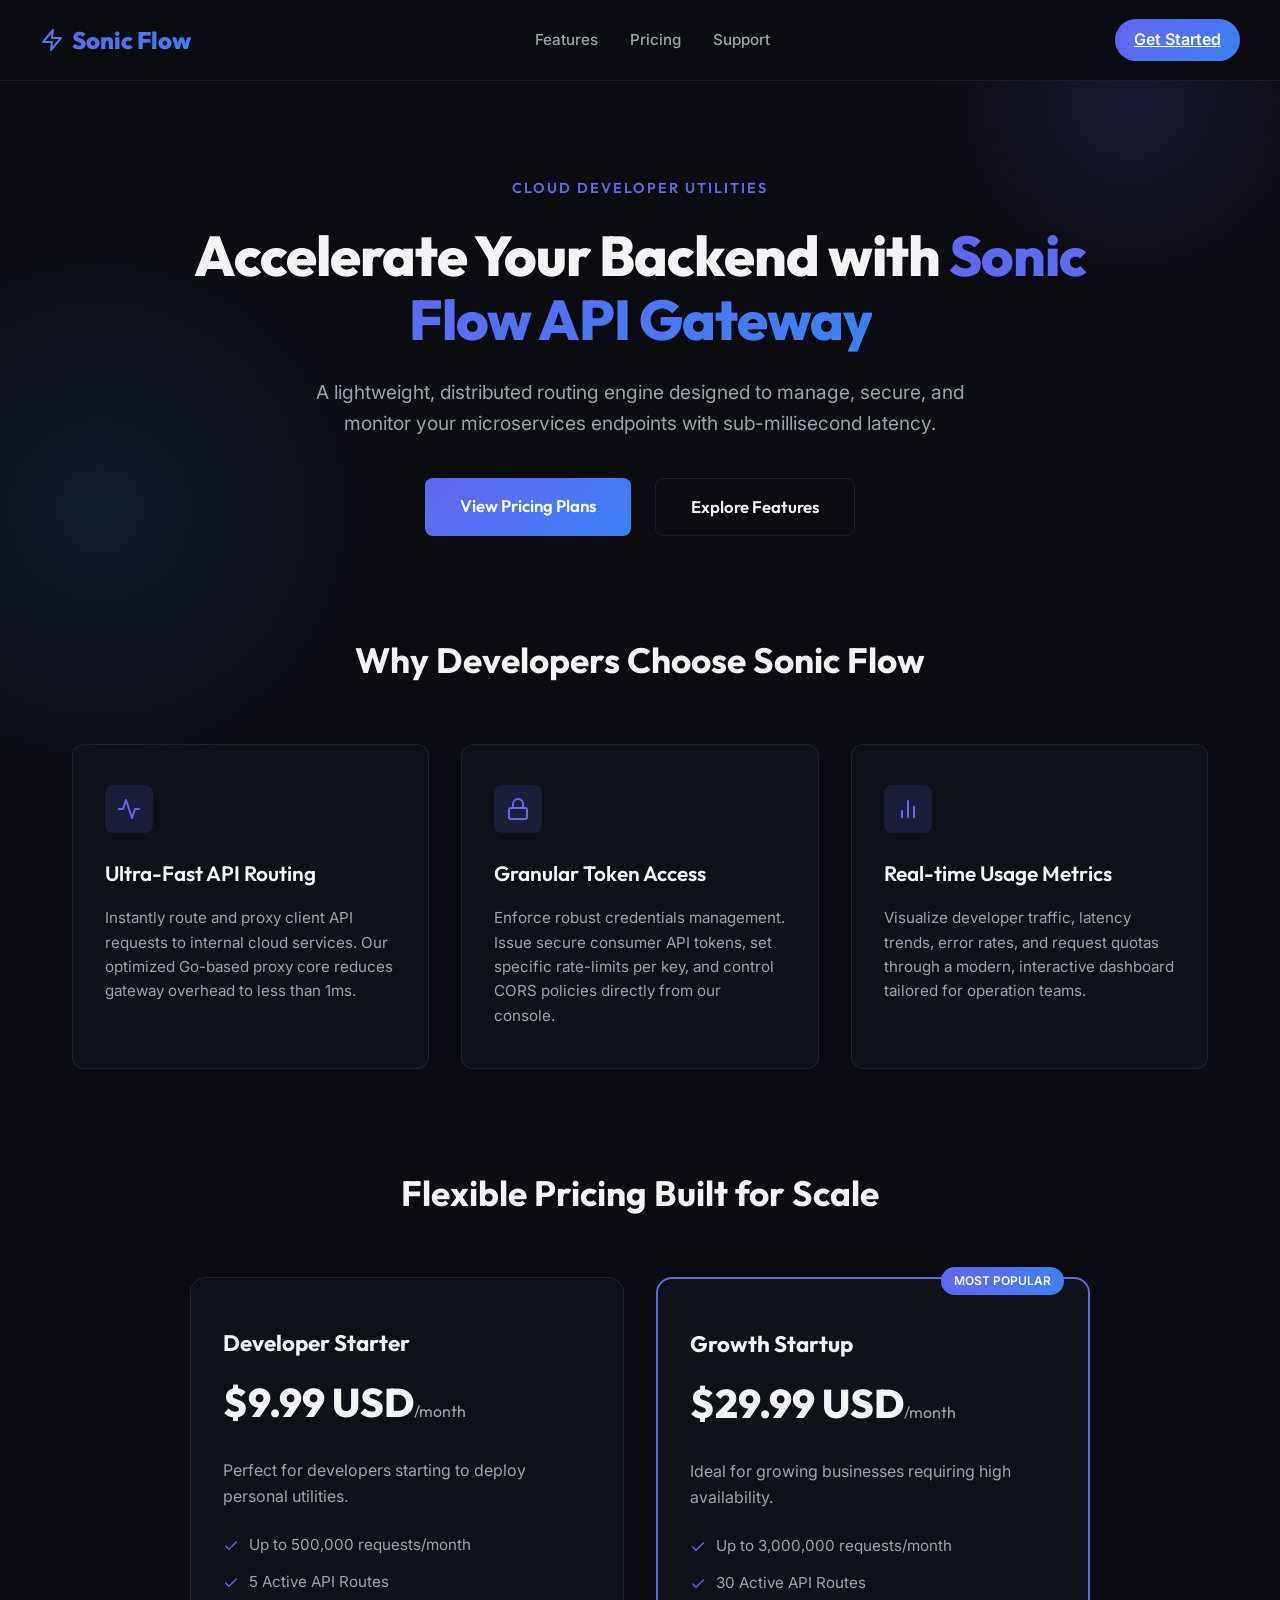
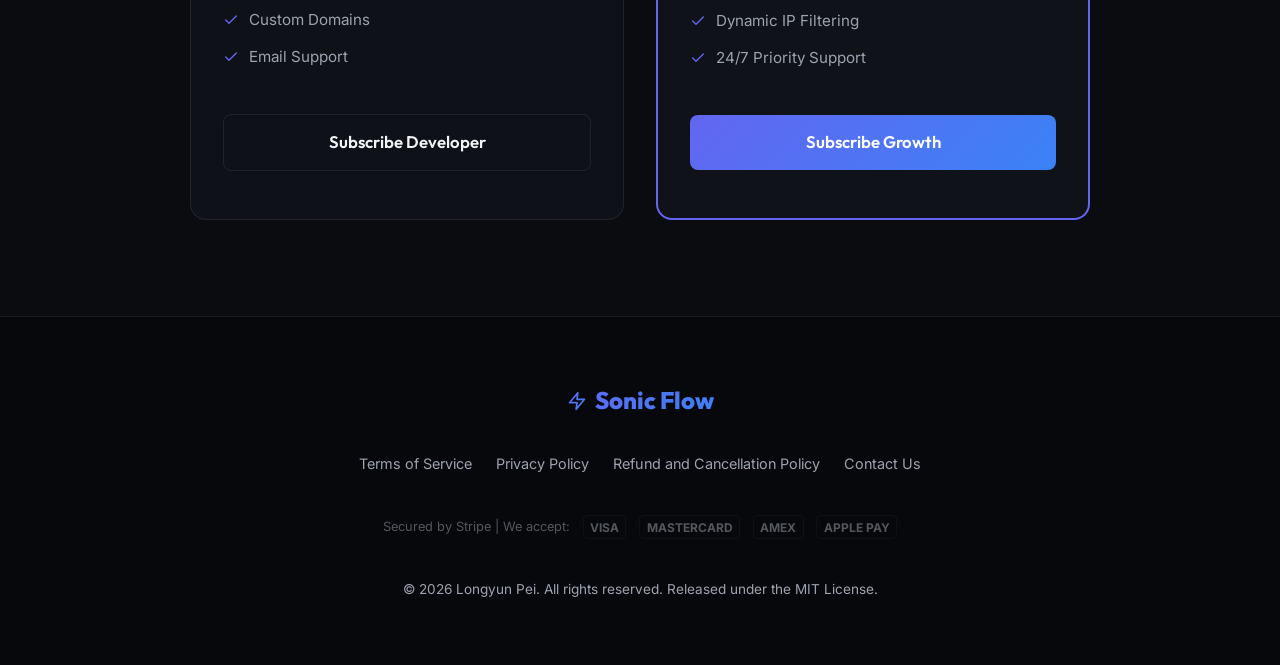
<file: index.html>
<!DOCTYPE html>
<html lang="en">
<head>
  <meta charset="UTF-8">
  <meta name="viewport" content="width=device-width, initial-scale=1.0">
  <title>Sonic Flow | Enterprise API Gateway and Developer Routing Tools</title>
  <link rel="stylesheet" href="index.css">
</head>
<body>
  <div class="ambient-glow-1"></div>
  <div class="ambient-glow-2"></div>

  <header>
    <div class="nav-container">
      <a href="index.html" class="logo">
        <svg width="24" height="24" viewBox="0 0 24 24" fill="none" stroke="currentColor" stroke-width="2" stroke-linecap="round" stroke-linejoin="round" style="stroke: url(#logo-grad)"><defs><linearGradient id="logo-grad" x1="0%" y1="0%" x2="100%" y2="100%"><stop offset="0%" stop-color="#6366f1"></stop><stop offset="100%" stop-color="#3b82f6"></stop></linearGradient></defs><polygon points="13 2 3 14 12 14 11 22 21 10 12 10 13 2"></polygon></svg>
        Sonic Flow
      </a>
      <ul class="nav-links">
        <li><a href="#features">Features</a></li>
        <li><a href="#pricing">Pricing</a></li>
        <li><a href="contact.html">Support</a></li>
      </ul>
      <a href="#pricing" class="btn-nav">Get Started</a>
    </div>
  </header>

  <main>
    <!-- Hero Section -->
    <section class="hero">
      <div class="tagline">Cloud Developer Utilities</div>
      <h1>Accelerate Your Backend with <span>Sonic Flow API Gateway</span></h1>
      <p>A lightweight, distributed routing engine designed to manage, secure, and monitor your microservices endpoints with sub-millisecond latency.</p>
      <div class="hero-actions">
        <a href="#pricing" class="btn-primary">View Pricing Plans</a>
        <a href="#features" class="btn-secondary">Explore Features</a>
      </div>
    </section>

    <!-- Features Section -->
    <section class="features" id="features">
      <h2 class="section-title">Why Developers Choose Sonic Flow</h2>
      <div class="features-grid">
        <div class="feature-card">
          <div class="feature-icon">
            <svg viewBox="0 0 24 24" fill="none" stroke-width="2" stroke-linecap="round" stroke-linejoin="round"><polyline points="22 12 18 12 15 21 9 3 6 12 2 12"></polyline></svg>
          </div>
          <h3>Ultra-Fast API Routing</h3>
          <p>Instantly route and proxy client API requests to internal cloud services. Our optimized Go-based proxy core reduces gateway overhead to less than 1ms.</p>
        </div>
        <div class="feature-card">
          <div class="feature-icon">
            <svg viewBox="0 0 24 24" fill="none" stroke-width="2" stroke-linecap="round" stroke-linejoin="round"><rect x="3" y="11" width="18" height="11" rx="2" ry="2"></rect><path d="M7 11V7a5 5 0 0 1 10 0v4"></path></svg>
          </div>
          <h3>Granular Token Access</h3>
          <p>Enforce robust credentials management. Issue secure consumer API tokens, set specific rate-limits per key, and control CORS policies directly from our console.</p>
        </div>
        <div class="feature-card">
          <div class="feature-icon">
            <svg viewBox="0 0 24 24" fill="none" stroke-width="2" stroke-linecap="round" stroke-linejoin="round"><line x1="18" y1="20" x2="18" y2="10"></line><line x1="12" y1="20" x2="12" y2="4"></line><line x1="6" y1="20" x2="6" y2="14"></line></svg>
          </div>
          <h3>Real-time Usage Metrics</h3>
          <p>Visualize developer traffic, latency trends, error rates, and request quotas through a modern, interactive dashboard tailored for operation teams.</p>
        </div>
      </div>
    </section>

    <!-- Pricing Section -->
    <section class="pricing" id="pricing">
      <h2 class="section-title">Flexible Pricing Built for Scale</h2>
      <div class="pricing-grid">
        <div class="pricing-card">
          <h3>Developer Starter</h3>
          <div class="price">$9.99 USD<span>/month</span></div>
          <p style="color: var(--text-muted); margin-bottom: 1.5rem;">Perfect for developers starting to deploy personal utilities.</p>
          <ul>
            <li><svg viewBox="0 0 24 24" fill="none" stroke-width="2" stroke-linecap="round" stroke-linejoin="round"><polyline points="20 6 9 17 4 12"></polyline></svg> Up to 500,000 requests/month</li>
            <li><svg viewBox="0 0 24 24" fill="none" stroke-width="2" stroke-linecap="round" stroke-linejoin="round"><polyline points="20 6 9 17 4 12"></polyline></svg> 5 Active API Routes</li>
            <li><svg viewBox="0 0 24 24" fill="none" stroke-width="2" stroke-linecap="round" stroke-linejoin="round"><polyline points="20 6 9 17 4 12"></polyline></svg> Custom Domains</li>
            <li><svg viewBox="0 0 24 24" fill="none" stroke-width="2" stroke-linecap="round" stroke-linejoin="round"><polyline points="20 6 9 17 4 12"></polyline></svg> Email Support</li>
          </ul>
          <a href="#" class="btn-secondary" style="text-align: center;">Subscribe Developer</a>
        </div>
        <div class="pricing-card popular">
          <div class="badge">Most Popular</div>
          <h3>Growth Startup</h3>
          <div class="price">$29.99 USD<span>/month</span></div>
          <p style="color: var(--text-muted); margin-bottom: 1.5rem;">Ideal for growing businesses requiring high availability.</p>
          <ul>
            <li><svg viewBox="0 0 24 24" fill="none" stroke-width="2" stroke-linecap="round" stroke-linejoin="round"><polyline points="20 6 9 17 4 12"></polyline></svg> Up to 3,000,000 requests/month</li>
            <li><svg viewBox="0 0 24 24" fill="none" stroke-width="2" stroke-linecap="round" stroke-linejoin="round"><polyline points="20 6 9 17 4 12"></polyline></svg> 30 Active API Routes</li>
            <li><svg viewBox="0 0 24 24" fill="none" stroke-width="2" stroke-linecap="round" stroke-linejoin="round"><polyline points="20 6 9 17 4 12"></polyline></svg> Dynamic IP Filtering</li>
            <li><svg viewBox="0 0 24 24" fill="none" stroke-width="2" stroke-linecap="round" stroke-linejoin="round"><polyline points="20 6 9 17 4 12"></polyline></svg> 24/7 Priority Support</li>
          </ul>
          <a href="#" class="btn-primary" style="text-align: center;">Subscribe Growth</a>
        </div>
      </div>
    </section>
  </main>

  <footer>
    <div class="footer-content">
      <div class="logo">
        <svg width="20" height="20" viewBox="0 0 24 24" fill="none" stroke="currentColor" stroke-width="2" stroke-linecap="round" stroke-linejoin="round" style="stroke: url(#logo-grad)"><polygon points="13 2 3 14 12 14 11 22 21 10 12 10 13 2"></polygon></svg>
        Sonic Flow
      </div>
      <div class="footer-links">
        <a href="terms.html">Terms of Service</a>
        <a href="privacy.html">Privacy Policy</a>
        <a href="refund.html">Refund and Cancellation Policy</a>
        <a href="contact.html">Contact Us</a>
      </div>
      <div style="margin: 0.5rem 0; display: flex; gap: 0.8rem; justify-content: center; align-items: center; opacity: 0.5; flex-wrap: wrap;">
        <span style="font-size: 0.8rem; color: var(--text-muted);">Secured by Stripe | We accept:</span>
        <span style="font-size: 0.75rem; font-weight: 700; color: var(--text-muted); border: 1px solid var(--panel-border); padding: 0.1rem 0.4rem; border-radius: 4px;">VISA</span>
        <span style="font-size: 0.75rem; font-weight: 700; color: var(--text-muted); border: 1px solid var(--panel-border); padding: 0.1rem 0.4rem; border-radius: 4px;">MASTERCARD</span>
        <span style="font-size: 0.75rem; font-weight: 700; color: var(--text-muted); border: 1px solid var(--panel-border); padding: 0.1rem 0.4rem; border-radius: 4px;">AMEX</span>
        <span style="font-size: 0.75rem; font-weight: 700; color: var(--text-muted); border: 1px solid var(--panel-border); padding: 0.1rem 0.4rem; border-radius: 4px;">APPLE PAY</span>
      </div>
      <div class="copyright">
        &copy; 2026 Longyun Pei. All rights reserved. Released under the MIT License.
      </div>
    </div>
  </footer>
</body>
</html>
</file>
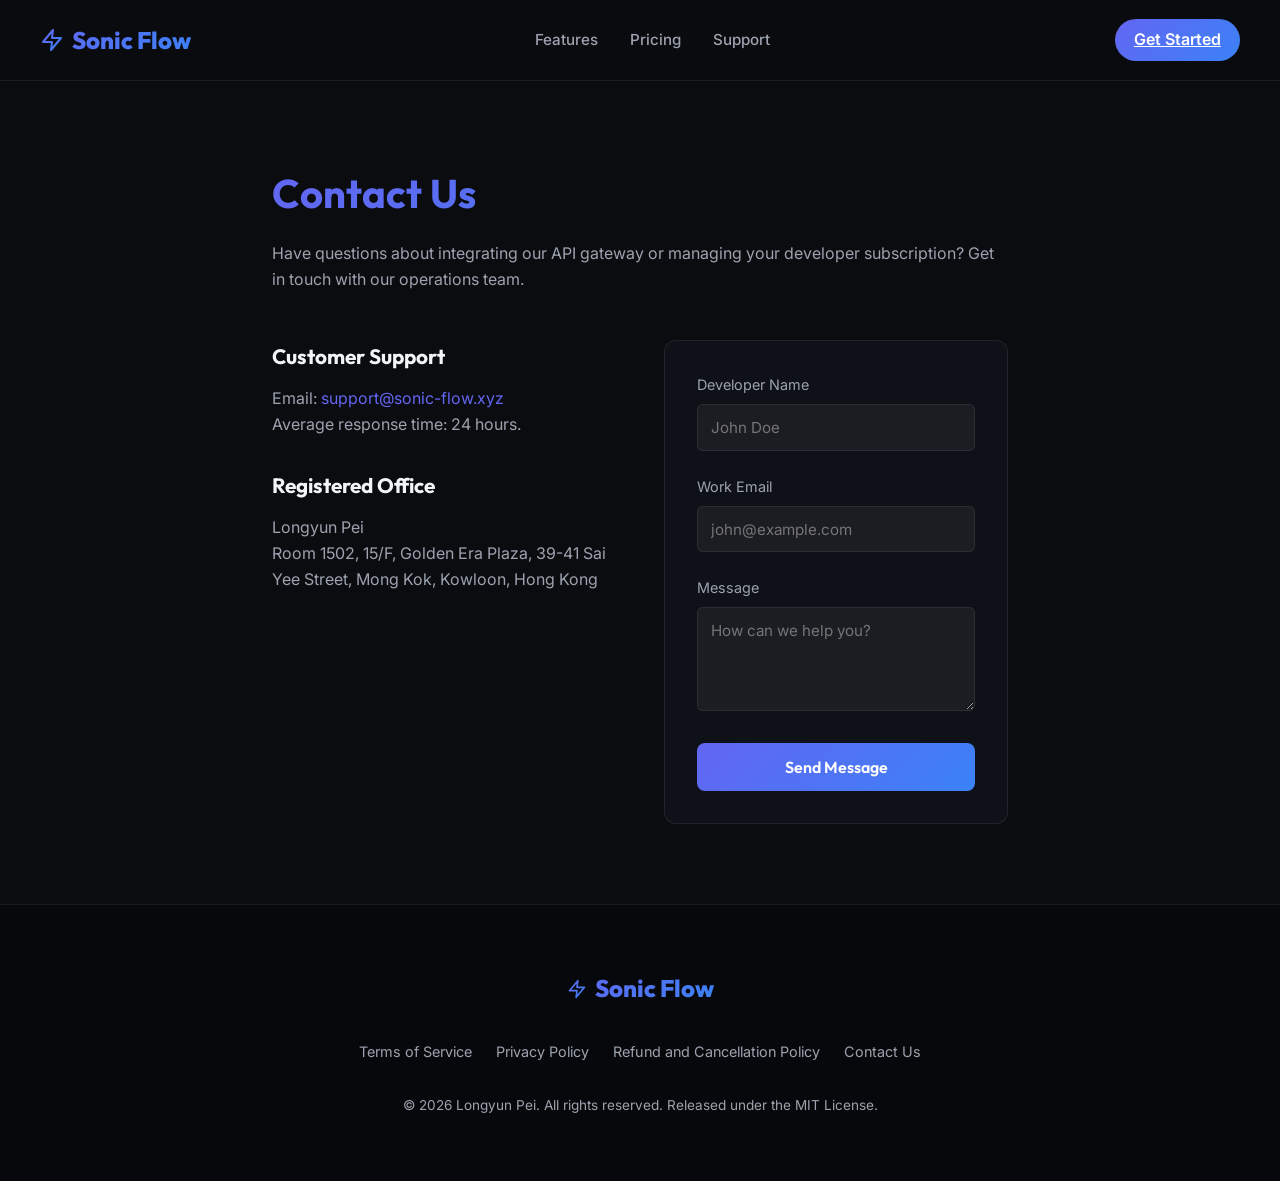
<file: contact.html>
<!DOCTYPE html>
<html lang="en">
<head>
  <meta charset="UTF-8">
  <meta name="viewport" content="width=device-width, initial-scale=1.0">
  <title>Contact Us | Sonic Flow</title>
  <link rel="stylesheet" href="index.css">
  <style>
    /* Custom Contact Form styling */
    .contact-wrapper {
      display: grid;
      grid-template-columns: 1fr 1fr;
      gap: 3rem;
      margin-top: 3rem;
    }
    .contact-info h3 {
      font-family: var(--font-title);
      font-size: 1.3rem;
      margin-bottom: 0.8rem;
    }
    .contact-info p {
      color: var(--text-muted);
      margin-bottom: 2rem;
    }
    .form-group {
      margin-bottom: 1.5rem;
    }
    .form-group label {
      display: block;
      font-size: 0.9rem;
      color: var(--text-muted);
      margin-bottom: 0.5rem;
    }
    .form-group input, .form-group textarea {
      width: 100%;
      background: rgba(255, 255, 255, 0.05);
      border: 1px solid var(--panel-border);
      border-radius: 6px;
      padding: 0.8rem;
      color: #fff;
      font-family: var(--font-body);
      font-size: 0.95rem;
      transition: border-color 0.3s ease;
    }
    .form-group input:focus, .form-group textarea:focus {
      outline: none;
      border-color: var(--color-primary);
    }
    @media (max-width: 768px) {
      .contact-wrapper {
        grid-template-columns: 1fr;
        gap: 2rem;
      }
    }
  </style>
</head>
<body>
  <header>
    <div class="nav-container">
      <a href="index.html" class="logo">
        <svg width="24" height="24" viewBox="0 0 24 24" fill="none" stroke="currentColor" stroke-width="2" stroke-linecap="round" stroke-linejoin="round" style="stroke: url(#logo-grad)"><defs><linearGradient id="logo-grad" x1="0%" y1="0%" x2="100%" y2="100%"><stop offset="0%" stop-color="#6366f1"></stop><stop offset="100%" stop-color="#3b82f6"></stop></linearGradient></defs><polygon points="13 2 3 14 12 14 11 22 21 10 12 10 13 2"></polygon></svg>
        Sonic Flow
      </a>
      <ul class="nav-links">
        <li><a href="index.html#features">Features</a></li>
        <li><a href="index.html#pricing">Pricing</a></li>
        <li><a href="contact.html">Support</a></li>
      </ul>
      <a href="index.html#pricing" class="btn-nav">Get Started</a>
    </div>
  </header>

  <main class="doc-container">
    <h1>Contact Us</h1>
    <p>Have questions about integrating our API gateway or managing your developer subscription? Get in touch with our operations team.</p>

    <div class="contact-wrapper">
      <div class="contact-info">
        <h3>Customer Support</h3>
        <p>Email: <a href="mailto:support@sonic-flow.xyz" style="color: var(--color-primary); text-decoration: none;">support@sonic-flow.xyz</a><br>Average response time: 24 hours.</p>

        <h3>Registered Office</h3>
        <p>Longyun Pei<br>
        Room 1502, 15/F, Golden Era Plaza, 39-41 Sai Yee Street, Mong Kok, Kowloon, Hong Kong</p>


      </div>

      <div class="contact-form" style="background: var(--panel-bg); border: 1px solid var(--panel-border); padding: 2rem; border-radius: 12px;">
        <form action="mailto:support@sonic-flow.xyz" method="get" enctype="text/plain">
          <div class="form-group">
            <label for="name">Developer Name</label>
            <input type="text" id="name" name="name" required placeholder="John Doe">
          </div>
          <div class="form-group">
            <label for="email">Work Email</label>
            <input type="email" id="email" name="email" required placeholder="john@example.com">
          </div>
          <div class="form-group">
            <label for="message">Message</label>
            <textarea id="message" name="body" rows="4" required placeholder="How can we help you?"></textarea>
          </div>
          <button type="submit" class="btn-primary" style="width: 100%; border: none; font-size: 1rem; cursor: pointer;">Send Message</button>
        </form>
      </div>
    </div>
  </main>

  <footer>
    <div class="footer-content">
      <div class="logo">
        <svg width="20" height="20" viewBox="0 0 24 24" fill="none" stroke="currentColor" stroke-width="2" stroke-linecap="round" stroke-linejoin="round" style="stroke: url(#logo-grad)"><polygon points="13 2 3 14 12 14 11 22 21 10 12 10 13 2"></polygon></svg>
        Sonic Flow
      </div>
      <div class="footer-links">
        <a href="terms.html">Terms of Service</a>
        <a href="privacy.html">Privacy Policy</a>
        <a href="refund.html">Refund and Cancellation Policy</a>
        <a href="contact.html">Contact Us</a>
      </div>
      <div class="copyright">
        &copy; 2026 Longyun Pei. All rights reserved. Released under the MIT License.
      </div>
    </div>
  </footer>
</body>
</html>
</file>
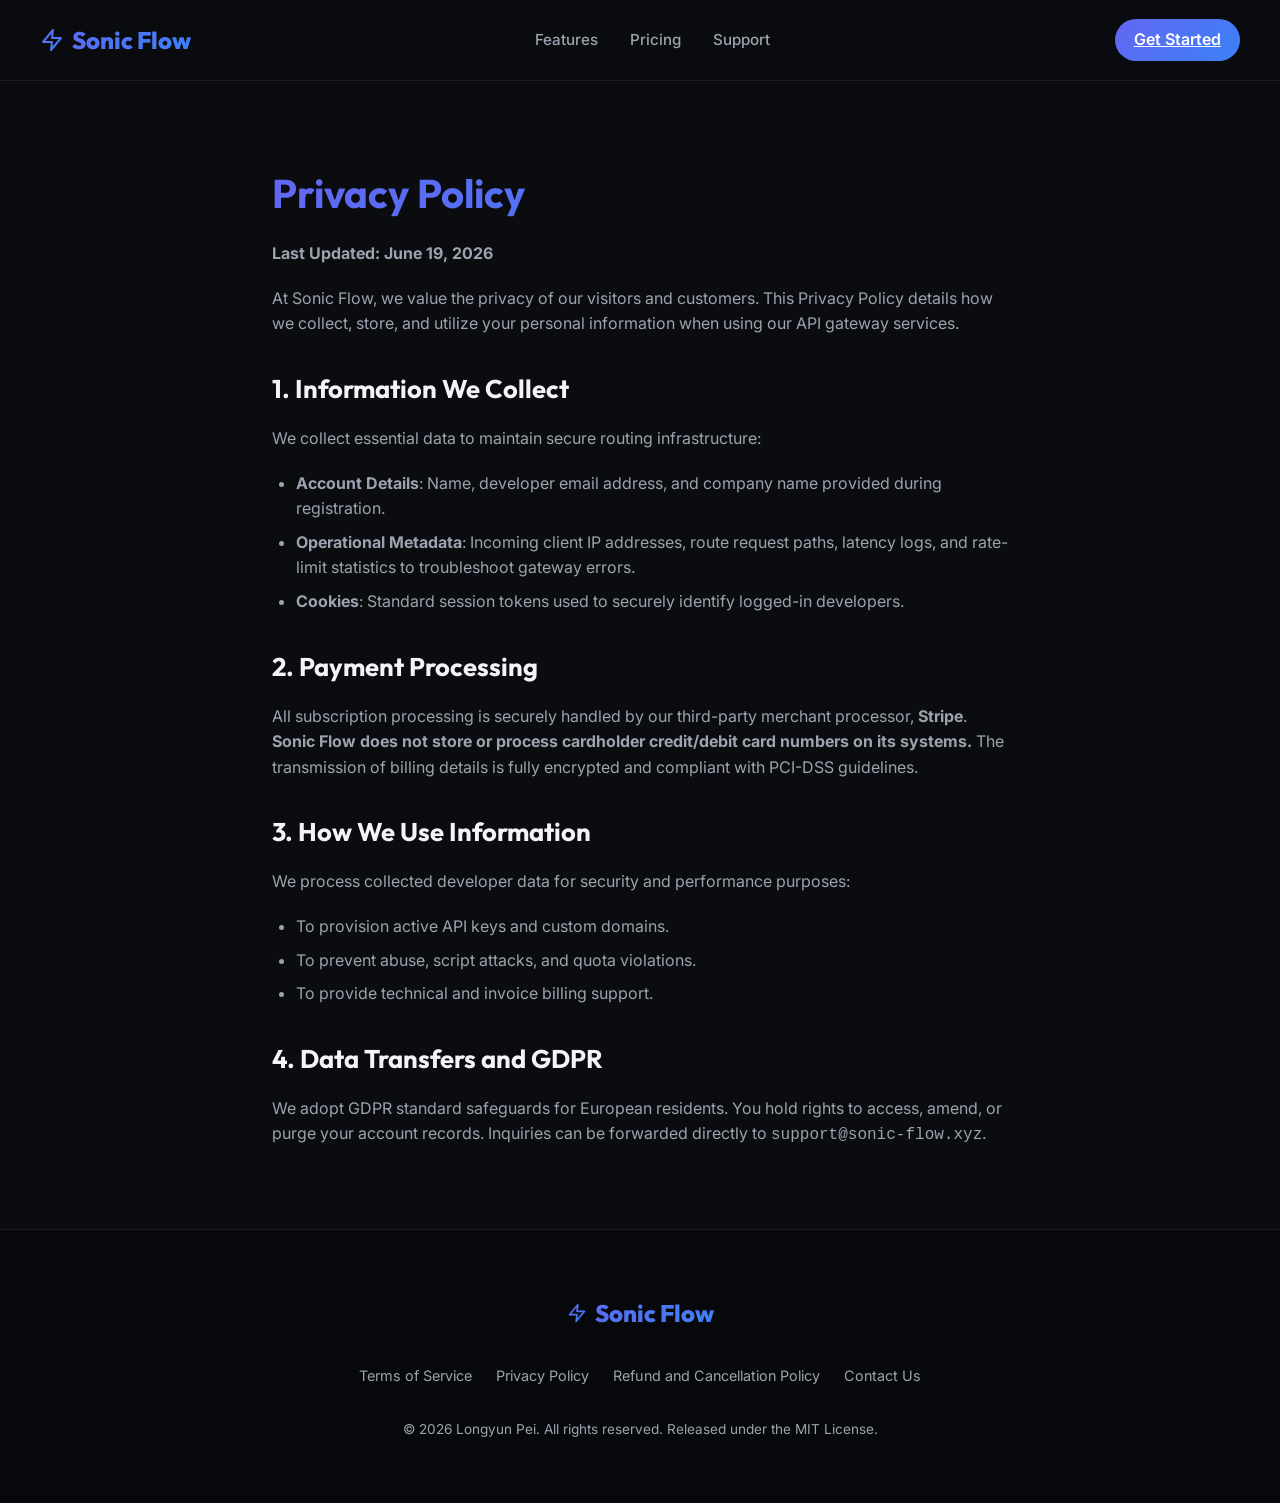
<file: privacy.html>
<!DOCTYPE html>
<html lang="en">
<head>
  <meta charset="UTF-8">
  <meta name="viewport" content="width=device-width, initial-scale=1.0">
  <title>Privacy Policy | Sonic Flow</title>
  <link rel="stylesheet" href="index.css">
</head>
<body>
  <header>
    <div class="nav-container">
      <a href="index.html" class="logo">
        <svg width="24" height="24" viewBox="0 0 24 24" fill="none" stroke="currentColor" stroke-width="2" stroke-linecap="round" stroke-linejoin="round" style="stroke: url(#logo-grad)"><defs><linearGradient id="logo-grad" x1="0%" y1="0%" x2="100%" y2="100%"><stop offset="0%" stop-color="#6366f1"></stop><stop offset="100%" stop-color="#3b82f6"></stop></linearGradient></defs><polygon points="13 2 3 14 12 14 11 22 21 10 12 10 13 2"></polygon></svg>
        Sonic Flow
      </a>
      <ul class="nav-links">
        <li><a href="index.html#features">Features</a></li>
        <li><a href="index.html#pricing">Pricing</a></li>
        <li><a href="contact.html">Support</a></li>
      </ul>
      <a href="index.html#pricing" class="btn-nav">Get Started</a>
    </div>
  </header>

  <main class="doc-container">
    <h1>Privacy Policy</h1>
    <p><strong>Last Updated: June 19, 2026</strong></p>

    <p>At Sonic Flow, we value the privacy of our visitors and customers. This Privacy Policy details how we collect, store, and utilize your personal information when using our API gateway services.</p>

    <h2>1. Information We Collect</h2>
    <p>We collect essential data to maintain secure routing infrastructure:
    <ul>
      <li><strong>Account Details</strong>: Name, developer email address, and company name provided during registration.</li>
      <li><strong>Operational Metadata</strong>: Incoming client IP addresses, route request paths, latency logs, and rate-limit statistics to troubleshoot gateway errors.</li>
      <li><strong>Cookies</strong>: Standard session tokens used to securely identify logged-in developers.</li>
    </ul>
    </p>

    <h2>2. Payment Processing</h2>
    <p>All subscription processing is securely handled by our third-party merchant processor, <strong>Stripe</strong>. <strong>Sonic Flow does not store or process cardholder credit/debit card numbers on its systems.</strong> The transmission of billing details is fully encrypted and compliant with PCI-DSS guidelines.</p>

    <h2>3. How We Use Information</h2>
    <p>We process collected developer data for security and performance purposes:
    <ul>
      <li>To provision active API keys and custom domains.</li>
      <li>To prevent abuse, script attacks, and quota violations.</li>
      <li>To provide technical and invoice billing support.</li>
    </ul>
    </p>

    <h2>4. Data Transfers and GDPR</h2>
    <p>We adopt GDPR standard safeguards for European residents. You hold rights to access, amend, or purge your account records. Inquiries can be forwarded directly to <code>support@sonic-flow.xyz</code>.</p>
  </main>

  <footer>
    <div class="footer-content">
      <div class="logo">
        <svg width="20" height="20" viewBox="0 0 24 24" fill="none" stroke="currentColor" stroke-width="2" stroke-linecap="round" stroke-linejoin="round" style="stroke: url(#logo-grad)"><polygon points="13 2 3 14 12 14 11 22 21 10 12 10 13 2"></polygon></svg>
        Sonic Flow
      </div>
      <div class="footer-links">
        <a href="terms.html">Terms of Service</a>
        <a href="privacy.html">Privacy Policy</a>
        <a href="refund.html">Refund and Cancellation Policy</a>
        <a href="contact.html">Contact Us</a>
      </div>
      <div class="copyright">
        &copy; 2026 Longyun Pei. All rights reserved. Released under the MIT License.
      </div>
    </div>
  </footer>
</body>
</html>
</file>
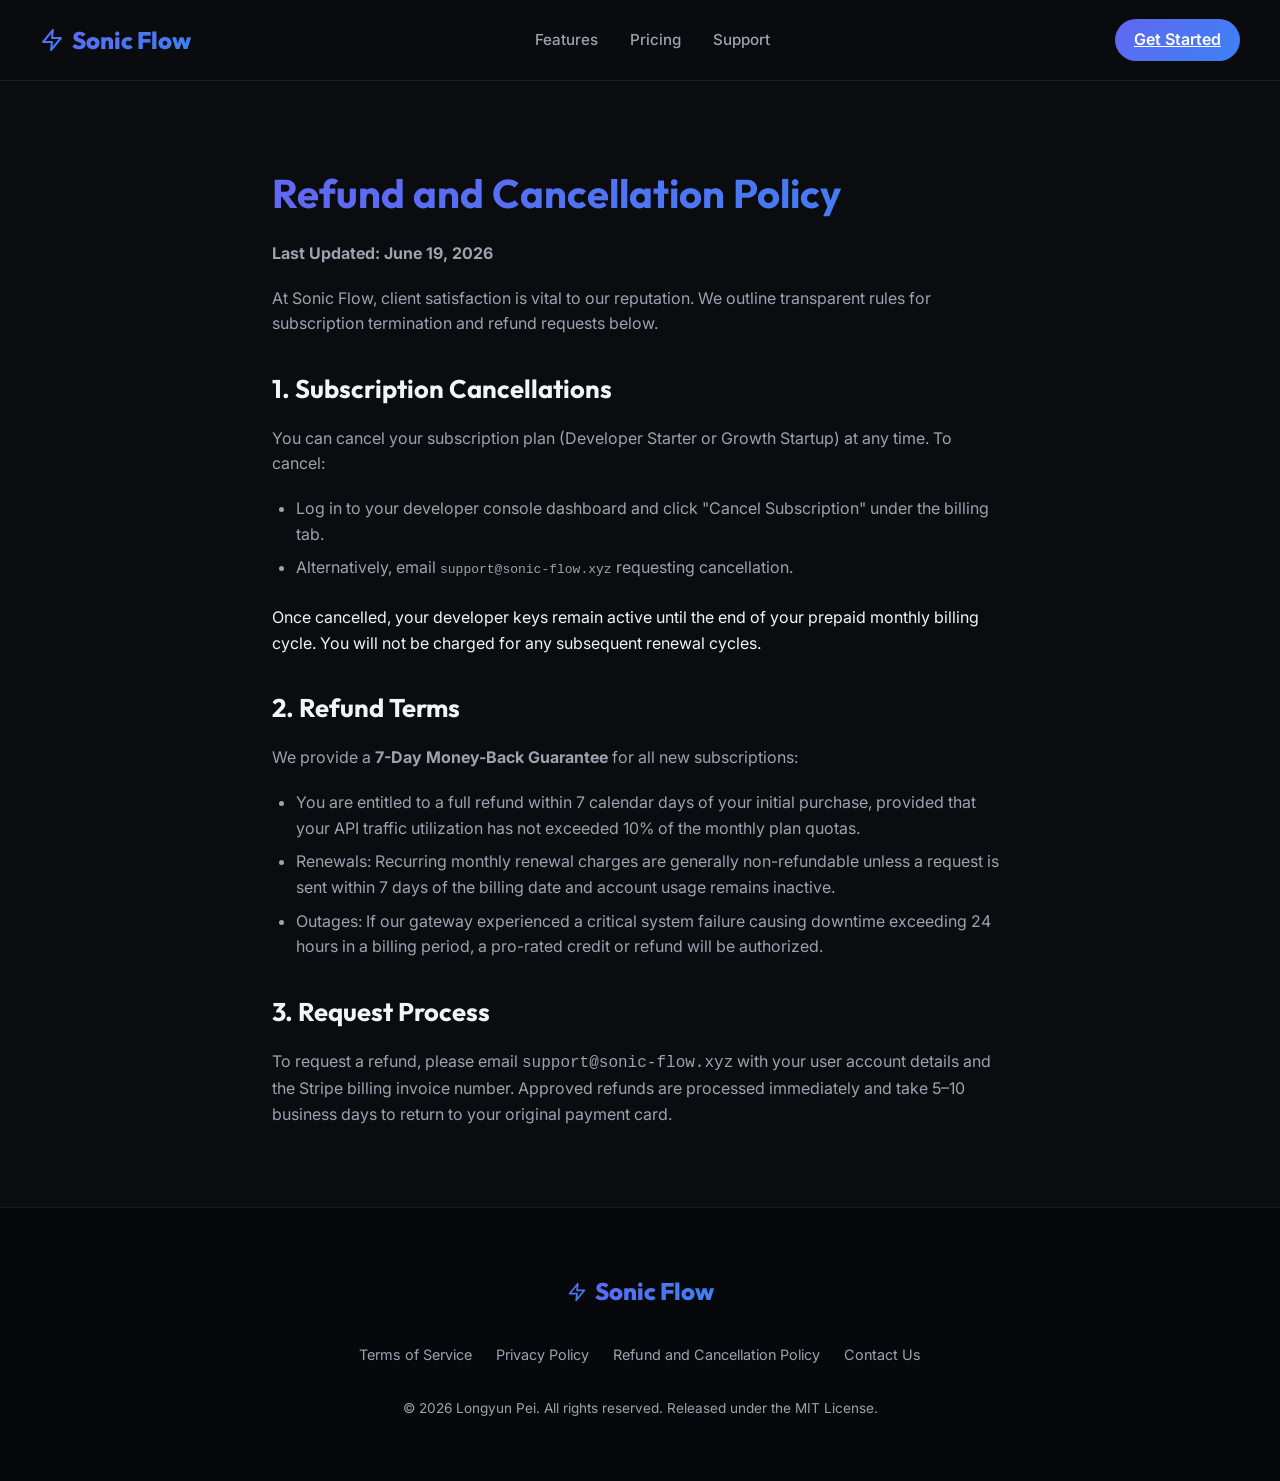
<file: refund.html>
<!DOCTYPE html>
<html lang="en">
<head>
  <meta charset="UTF-8">
  <meta name="viewport" content="width=device-width, initial-scale=1.0">
  <title>Refund and Cancellation Policy | Sonic Flow</title>
  <link rel="stylesheet" href="index.css">
</head>
<body>
  <header>
    <div class="nav-container">
      <a href="index.html" class="logo">
        <svg width="24" height="24" viewBox="0 0 24 24" fill="none" stroke="currentColor" stroke-width="2" stroke-linecap="round" stroke-linejoin="round" style="stroke: url(#logo-grad)"><defs><linearGradient id="logo-grad" x1="0%" y1="0%" x2="100%" y2="100%"><stop offset="0%" stop-color="#6366f1"></stop><stop offset="100%" stop-color="#3b82f6"></stop></linearGradient></defs><polygon points="13 2 3 14 12 14 11 22 21 10 12 10 13 2"></polygon></svg>
        Sonic Flow
      </a>
      <ul class="nav-links">
        <li><a href="index.html#features">Features</a></li>
        <li><a href="index.html#pricing">Pricing</a></li>
        <li><a href="contact.html">Support</a></li>
      </ul>
      <a href="index.html#pricing" class="btn-nav">Get Started</a>
    </div>
  </header>

  <main class="doc-container">
    <h1>Refund and Cancellation Policy</h1>
    <p><strong>Last Updated: June 19, 2026</strong></p>

    <p>At Sonic Flow, client satisfaction is vital to our reputation. We outline transparent rules for subscription termination and refund requests below.</p>

    <h2>1. Subscription Cancellations</h2>
    <p>You can cancel your subscription plan (Developer Starter or Growth Startup) at any time. To cancel:
    <ul>
      <li>Log in to your developer console dashboard and click "Cancel Subscription" under the billing tab.</li>
      <li>Alternatively, email <code>support@sonic-flow.xyz</code> requesting cancellation.</li>
    </ul>
    Once cancelled, your developer keys remain active until the end of your prepaid monthly billing cycle. You will not be charged for any subsequent renewal cycles.</p>

    <h2>2. Refund Terms</h2>
    <p>We provide a <strong>7-Day Money-Back Guarantee</strong> for all new subscriptions:
    <ul>
      <li>You are entitled to a full refund within 7 calendar days of your initial purchase, provided that your API traffic utilization has not exceeded 10% of the monthly plan quotas.</li>
      <li>Renewals: Recurring monthly renewal charges are generally non-refundable unless a request is sent within 7 days of the billing date and account usage remains inactive.</li>
      <li>Outages: If our gateway experienced a critical system failure causing downtime exceeding 24 hours in a billing period, a pro-rated credit or refund will be authorized.</li>
    </ul>
    </p>

    <h2>3. Request Process</h2>
    <p>To request a refund, please email <code>support@sonic-flow.xyz</code> with your user account details and the Stripe billing invoice number. Approved refunds are processed immediately and take 5–10 business days to return to your original payment card.</p>
  </main>

  <footer>
    <div class="footer-content">
      <div class="logo">
        <svg width="20" height="20" viewBox="0 0 24 24" fill="none" stroke="currentColor" stroke-width="2" stroke-linecap="round" stroke-linejoin="round" style="stroke: url(#logo-grad)"><polygon points="13 2 3 14 12 14 11 22 21 10 12 10 13 2"></polygon></svg>
        Sonic Flow
      </div>
      <div class="footer-links">
        <a href="terms.html">Terms of Service</a>
        <a href="privacy.html">Privacy Policy</a>
        <a href="refund.html">Refund and Cancellation Policy</a>
        <a href="contact.html">Contact Us</a>
      </div>
      <div class="copyright">
        &copy; 2026 Longyun Pei. All rights reserved. Released under the MIT License.
      </div>
    </div>
  </footer>
</body>
</html>
</file>
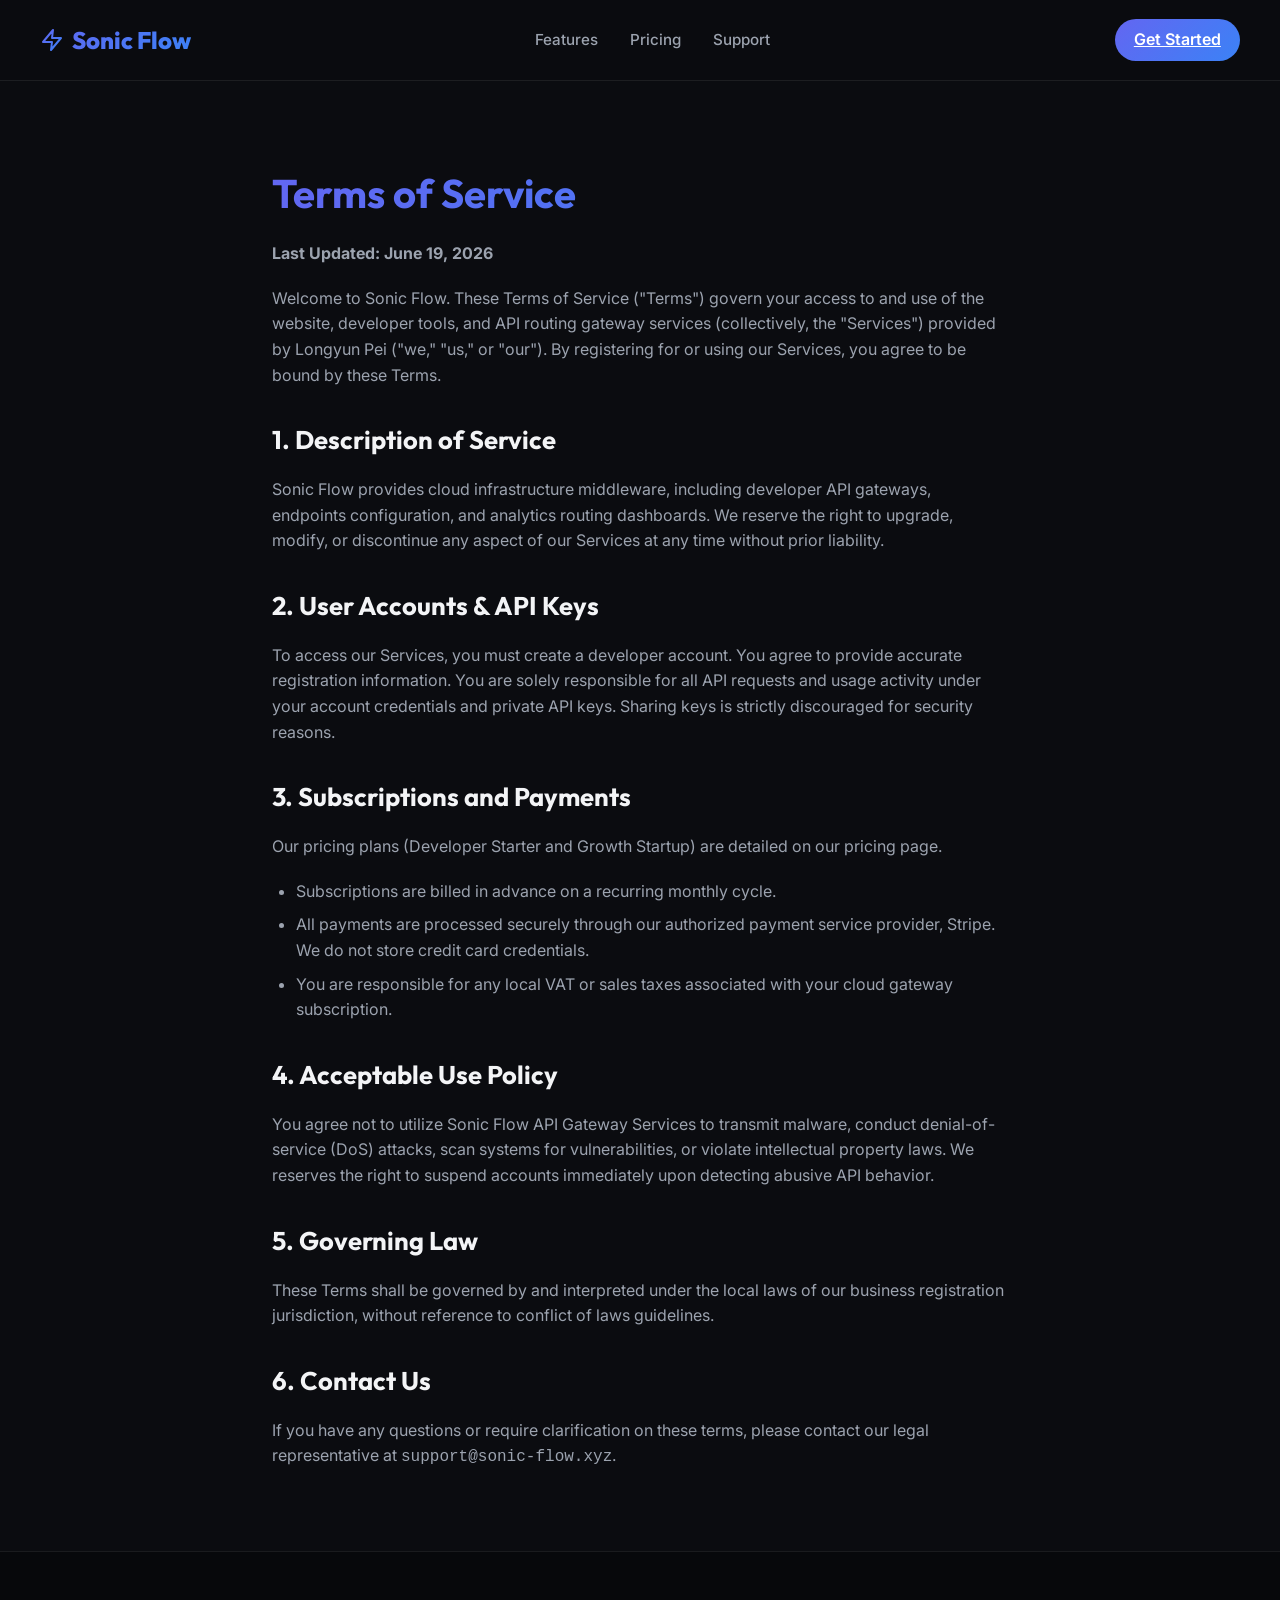
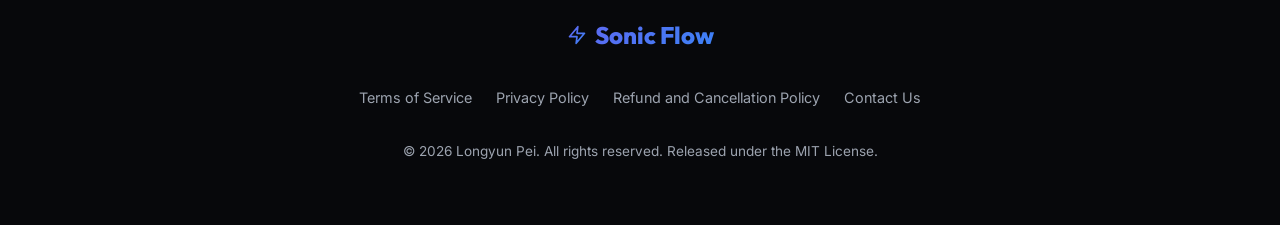
<file: terms.html>
<!DOCTYPE html>
<html lang="en">
<head>
  <meta charset="UTF-8">
  <meta name="viewport" content="width=device-width, initial-scale=1.0">
  <title>Terms of Service | Sonic Flow</title>
  <link rel="stylesheet" href="index.css">
</head>
<body>
  <header>
    <div class="nav-container">
      <a href="index.html" class="logo">
        <svg width="24" height="24" viewBox="0 0 24 24" fill="none" stroke="currentColor" stroke-width="2" stroke-linecap="round" stroke-linejoin="round" style="stroke: url(#logo-grad)"><defs><linearGradient id="logo-grad" x1="0%" y1="0%" x2="100%" y2="100%"><stop offset="0%" stop-color="#6366f1"></stop><stop offset="100%" stop-color="#3b82f6"></stop></linearGradient></defs><polygon points="13 2 3 14 12 14 11 22 21 10 12 10 13 2"></polygon></svg>
        Sonic Flow
      </a>
      <ul class="nav-links">
        <li><a href="index.html#features">Features</a></li>
        <li><a href="index.html#pricing">Pricing</a></li>
        <li><a href="contact.html">Support</a></li>
      </ul>
      <a href="index.html#pricing" class="btn-nav">Get Started</a>
    </div>
  </header>

  <main class="doc-container">
    <h1>Terms of Service</h1>
    <p><strong>Last Updated: June 19, 2026</strong></p>

    <p>Welcome to Sonic Flow. These Terms of Service ("Terms") govern your access to and use of the website, developer tools, and API routing gateway services (collectively, the "Services") provided by Longyun Pei ("we," "us," or "our"). By registering for or using our Services, you agree to be bound by these Terms.</p>

    <h2>1. Description of Service</h2>
    <p>Sonic Flow provides cloud infrastructure middleware, including developer API gateways, endpoints configuration, and analytics routing dashboards. We reserve the right to upgrade, modify, or discontinue any aspect of our Services at any time without prior liability.</p>

    <h2>2. User Accounts & API Keys</h2>
    <p>To access our Services, you must create a developer account. You agree to provide accurate registration information. You are solely responsible for all API requests and usage activity under your account credentials and private API keys. Sharing keys is strictly discouraged for security reasons.</p>

    <h2>3. Subscriptions and Payments</h2>
    <p>Our pricing plans (Developer Starter and Growth Startup) are detailed on our pricing page. 
    <ul>
      <li>Subscriptions are billed in advance on a recurring monthly cycle.</li>
      <li>All payments are processed securely through our authorized payment service provider, Stripe. We do not store credit card credentials.</li>
      <li>You are responsible for any local VAT or sales taxes associated with your cloud gateway subscription.</li>
    </ul>
    </p>

    <h2>4. Acceptable Use Policy</h2>
    <p>You agree not to utilize Sonic Flow API Gateway Services to transmit malware, conduct denial-of-service (DoS) attacks, scan systems for vulnerabilities, or violate intellectual property laws. We reserves the right to suspend accounts immediately upon detecting abusive API behavior.</p>

    <h2>5. Governing Law</h2>
    <p>These Terms shall be governed by and interpreted under the local laws of our business registration jurisdiction, without reference to conflict of laws guidelines.</p>

    <h2>6. Contact Us</h2>
    <p>If you have any questions or require clarification on these terms, please contact our legal representative at <code>support@sonic-flow.xyz</code>.</p>
  </main>

  <footer>
    <div class="footer-content">
      <div class="logo">
        <svg width="20" height="20" viewBox="0 0 24 24" fill="none" stroke="currentColor" stroke-width="2" stroke-linecap="round" stroke-linejoin="round" style="stroke: url(#logo-grad)"><polygon points="13 2 3 14 12 14 11 22 21 10 12 10 13 2"></polygon></svg>
        Sonic Flow
      </div>
      <div class="footer-links">
        <a href="terms.html">Terms of Service</a>
        <a href="privacy.html">Privacy Policy</a>
        <a href="refund.html">Refund and Cancellation Policy</a>
        <a href="contact.html">Contact Us</a>
      </div>
      <div class="copyright">
        &copy; 2026 Longyun Pei. All rights reserved. Released under the MIT License.
      </div>
    </div>
  </footer>
</body>
</html>
</file>
<file: index.css>
/* CSS Design System for Sonic Flow API Gateway */
@import url('https://fonts.googleapis.com/css2?family=Inter:wght@300;400;500;600&family=Outfit:wght@400;600;700;800&display=swap');

:root {
  --bg-color: #0b0c10;
  --panel-bg: rgba(18, 20, 29, 0.7);
  --panel-border: rgba(255, 255, 255, 0.08);
  --text-main: #f3f4f6;
  --text-muted: #9ca3af;
  --color-primary: #6366f1; /* Violet */
  --color-secondary: #3b82f6; /* Blue */
  --glow-gradient: linear-gradient(135deg, var(--color-primary), var(--color-secondary));
  --font-title: 'Outfit', sans-serif;
  --font-body: 'Inter', sans-serif;
}

* {
  box-sizing: border-box;
  margin: 0;
  padding: 0;
}

body {
  background-color: var(--bg-color);
  color: var(--text-main);
  font-family: var(--font-body);
  line-height: 1.6;
  overflow-x: hidden;
}

/* Background Gradients Glows */
.ambient-glow-1 {
  position: absolute;
  width: 400px;
  height: 400px;
  background: radial-gradient(circle, rgba(99, 102, 241, 0.15) 0%, transparent 70%);
  top: -100px;
  right: -50px;
  z-index: -1;
  pointer-events: none;
}

.ambient-glow-2 {
  position: absolute;
  width: 600px;
  height: 600px;
  background: radial-gradient(circle, rgba(59, 130, 246, 0.12) 0%, transparent 70%);
  bottom: 10%;
  left: -200px;
  z-index: -1;
  pointer-events: none;
}

/* Header & Navigation */
header {
  position: sticky;
  top: 0;
  background: rgba(11, 12, 16, 0.8);
  backdrop-filter: blur(12px);
  -webkit-backdrop-filter: blur(12px);
  border-bottom: 1px solid var(--panel-border);
  z-index: 100;
  padding: 1.2rem 2rem;
}

.nav-container {
  max-width: 1200px;
  margin: 0 auto;
  display: flex;
  justify-content: space-between;
  align-items: center;
}

.logo {
  font-family: var(--font-title);
  font-size: 1.5rem;
  font-weight: 800;
  background: var(--glow-gradient);
  -webkit-background-clip: text;
  -webkit-text-fill-color: transparent;
  display: flex;
  align-items: center;
  gap: 0.5rem;
}

.nav-links {
  display: flex;
  gap: 2rem;
  list-style: none;
}

.nav-links a {
  color: var(--text-muted);
  text-decoration: none;
  font-weight: 500;
  font-size: 0.95rem;
  transition: color 0.3s ease;
}

.nav-links a:hover {
  color: var(--text-main);
}

.btn-nav {
  background: var(--glow-gradient);
  color: #fff !important;
  padding: 0.5rem 1.2rem;
  border-radius: 50px;
  font-weight: 600;
  transition: transform 0.2s ease, box-shadow 0.2s ease;
}

.btn-nav:hover {
  transform: translateY(-1px);
  box-shadow: 0 4px 15px rgba(99, 102, 241, 0.4);
}

/* Hero Section */
.hero {
  max-width: 1000px;
  margin: 6rem auto 4rem auto;
  text-align: center;
  padding: 0 1.5rem;
  position: relative;
}

.tagline {
  font-family: var(--font-title);
  font-size: 0.9rem;
  font-weight: 600;
  text-transform: uppercase;
  letter-spacing: 2px;
  color: var(--color-primary);
  margin-bottom: 1.5rem;
}

.hero h1 {
  font-family: var(--font-title);
  font-size: 3.5rem;
  font-weight: 800;
  line-height: 1.15;
  margin-bottom: 1.5rem;
  letter-spacing: -1px;
}

.hero h1 span {
  background: var(--glow-gradient);
  -webkit-background-clip: text;
  -webkit-text-fill-color: transparent;
}

.hero p {
  font-size: 1.2rem;
  color: var(--text-muted);
  max-width: 700px;
  margin: 0 auto 2.5rem auto;
}

.hero-actions {
  display: flex;
  justify-content: center;
  gap: 1.5rem;
}

.btn-primary {
  background: var(--glow-gradient);
  color: #fff;
  border: none;
  padding: 0.9rem 2.2rem;
  border-radius: 8px;
  font-family: var(--font-title);
  font-weight: 600;
  font-size: 1.05rem;
  cursor: pointer;
  text-decoration: none;
  transition: transform 0.2s ease, box-shadow 0.2s ease;
}

.btn-primary:hover {
  transform: translateY(-2px);
  box-shadow: 0 8px 25px rgba(99, 102, 241, 0.4);
}

.btn-secondary {
  background: transparent;
  color: var(--text-main);
  border: 1px solid var(--panel-border);
  padding: 0.9rem 2.2rem;
  border-radius: 8px;
  font-family: var(--font-title);
  font-weight: 600;
  font-size: 1.05rem;
  cursor: pointer;
  text-decoration: none;
  transition: background-color 0.3s ease, border-color 0.3s ease;
}

.btn-secondary:hover {
  background-color: rgba(255, 255, 255, 0.05);
  border-color: var(--text-muted);
}

/* Features Grid */
.features {
  max-width: 1200px;
  margin: 6rem auto;
  padding: 0 2rem;
}

.section-title {
  text-align: center;
  font-family: var(--font-title);
  font-size: 2.2rem;
  font-weight: 700;
  margin-bottom: 3.5rem;
}

.features-grid {
  display: grid;
  grid-template-columns: repeat(auto-fit, minmax(300px, 1fr));
  gap: 2rem;
}

.feature-card {
  background: var(--panel-bg);
  border: 1px solid var(--panel-border);
  border-radius: 12px;
  padding: 2.5rem 2rem;
  backdrop-filter: blur(10px);
  -webkit-backdrop-filter: blur(10px);
  transition: transform 0.3s ease, border-color 0.3s ease;
}

.feature-card:hover {
  transform: translateY(-5px);
  border-color: rgba(99, 102, 241, 0.3);
}

.feature-icon {
  width: 48px;
  height: 48px;
  border-radius: 8px;
  background: rgba(99, 102, 241, 0.15);
  display: flex;
  align-items: center;
  justify-content: center;
  margin-bottom: 1.5rem;
}

.feature-icon svg {
  stroke: var(--color-primary);
  width: 24px;
  height: 24px;
}

.feature-card h3 {
  font-family: var(--font-title);
  font-size: 1.3rem;
  font-weight: 600;
  margin-bottom: 1rem;
}

.feature-card p {
  color: var(--text-muted);
  font-size: 0.95rem;
}

/* Pricing Section */
.pricing {
  max-width: 1200px;
  margin: 6rem auto;
  padding: 0 2rem;
}

.pricing-grid {
  display: grid;
  grid-template-columns: repeat(auto-fit, minmax(300px, 1fr));
  gap: 2rem;
  max-width: 900px;
  margin: 0 auto;
}

.pricing-card {
  background: var(--panel-bg);
  border: 1px solid var(--panel-border);
  border-radius: 16px;
  padding: 3rem 2rem;
  position: relative;
  display: flex;
  flex-direction: column;
}

.pricing-card.popular {
  border: 2px solid var(--color-primary);
}

.badge {
  position: absolute;
  top: -12px;
  right: 24px;
  background: var(--glow-gradient);
  color: #fff;
  padding: 0.25rem 0.8rem;
  border-radius: 50px;
  font-size: 0.75rem;
  font-weight: 600;
  text-transform: uppercase;
}

.pricing-card h3 {
  font-family: var(--font-title);
  font-size: 1.4rem;
  margin-bottom: 0.5rem;
}

.pricing-card .price {
  font-family: var(--font-title);
  font-size: 2.5rem;
  font-weight: 800;
  margin-bottom: 1.5rem;
}

.pricing-card .price span {
  font-size: 1rem;
  color: var(--text-muted);
  font-weight: 400;
}

.pricing-card ul {
  list-style: none;
  margin-bottom: 2rem;
  flex-grow: 1;
}

.pricing-card ul li {
  margin-bottom: 0.8rem;
  font-size: 0.95rem;
  color: var(--text-muted);
  display: flex;
  align-items: center;
  gap: 0.6rem;
}

.pricing-card ul li svg {
  stroke: var(--color-primary);
  width: 16px;
  height: 16px;
}

/* Footer styling */
footer {
  border-top: 1px solid var(--panel-border);
  padding: 4rem 2rem;
  background-color: #07080b;
}

.footer-content {
  max-width: 1200px;
  margin: 0 auto;
  display: flex;
  flex-direction: column;
  align-items: center;
  gap: 2rem;
  text-align: center;
}

.footer-links {
  display: flex;
  gap: 1.5rem;
  flex-wrap: wrap;
  justify-content: center;
}

.footer-links a {
  color: var(--text-muted);
  text-decoration: none;
  font-size: 0.9rem;
  transition: color 0.3s ease;
}

.footer-links a:hover {
  color: var(--text-main);
}

.copyright {
  color: var(--text-muted);
  font-size: 0.85rem;
}

/* Compliance Document Pages Layout */
.doc-container {
  max-width: 800px;
  margin: 5rem auto;
  padding: 0 2rem;
}

.doc-container h1 {
  font-family: var(--font-title);
  font-size: 2.5rem;
  margin-bottom: 1rem;
  background: var(--glow-gradient);
  -webkit-background-clip: text;
  -webkit-text-fill-color: transparent;
}

.doc-container h2 {
  font-family: var(--font-title);
  font-size: 1.6rem;
  margin: 2rem 0 1rem 0;
}

.doc-container p {
  color: var(--text-muted);
  margin-bottom: 1.2rem;
  font-size: 1rem;
}

.doc-container ul {
  margin-bottom: 1.5rem;
  padding-left: 1.5rem;
  color: var(--text-muted);
}

.doc-container ul li {
  margin-bottom: 0.5rem;
}

/* Responsive queries */
@media (max-width: 768px) {
  .hero h1 {
    font-size: 2.5rem;
  }
  .hero-actions {
    flex-direction: column;
    align-items: stretch;
  }
  .nav-links {
    display: none;
  }
}
</file>
